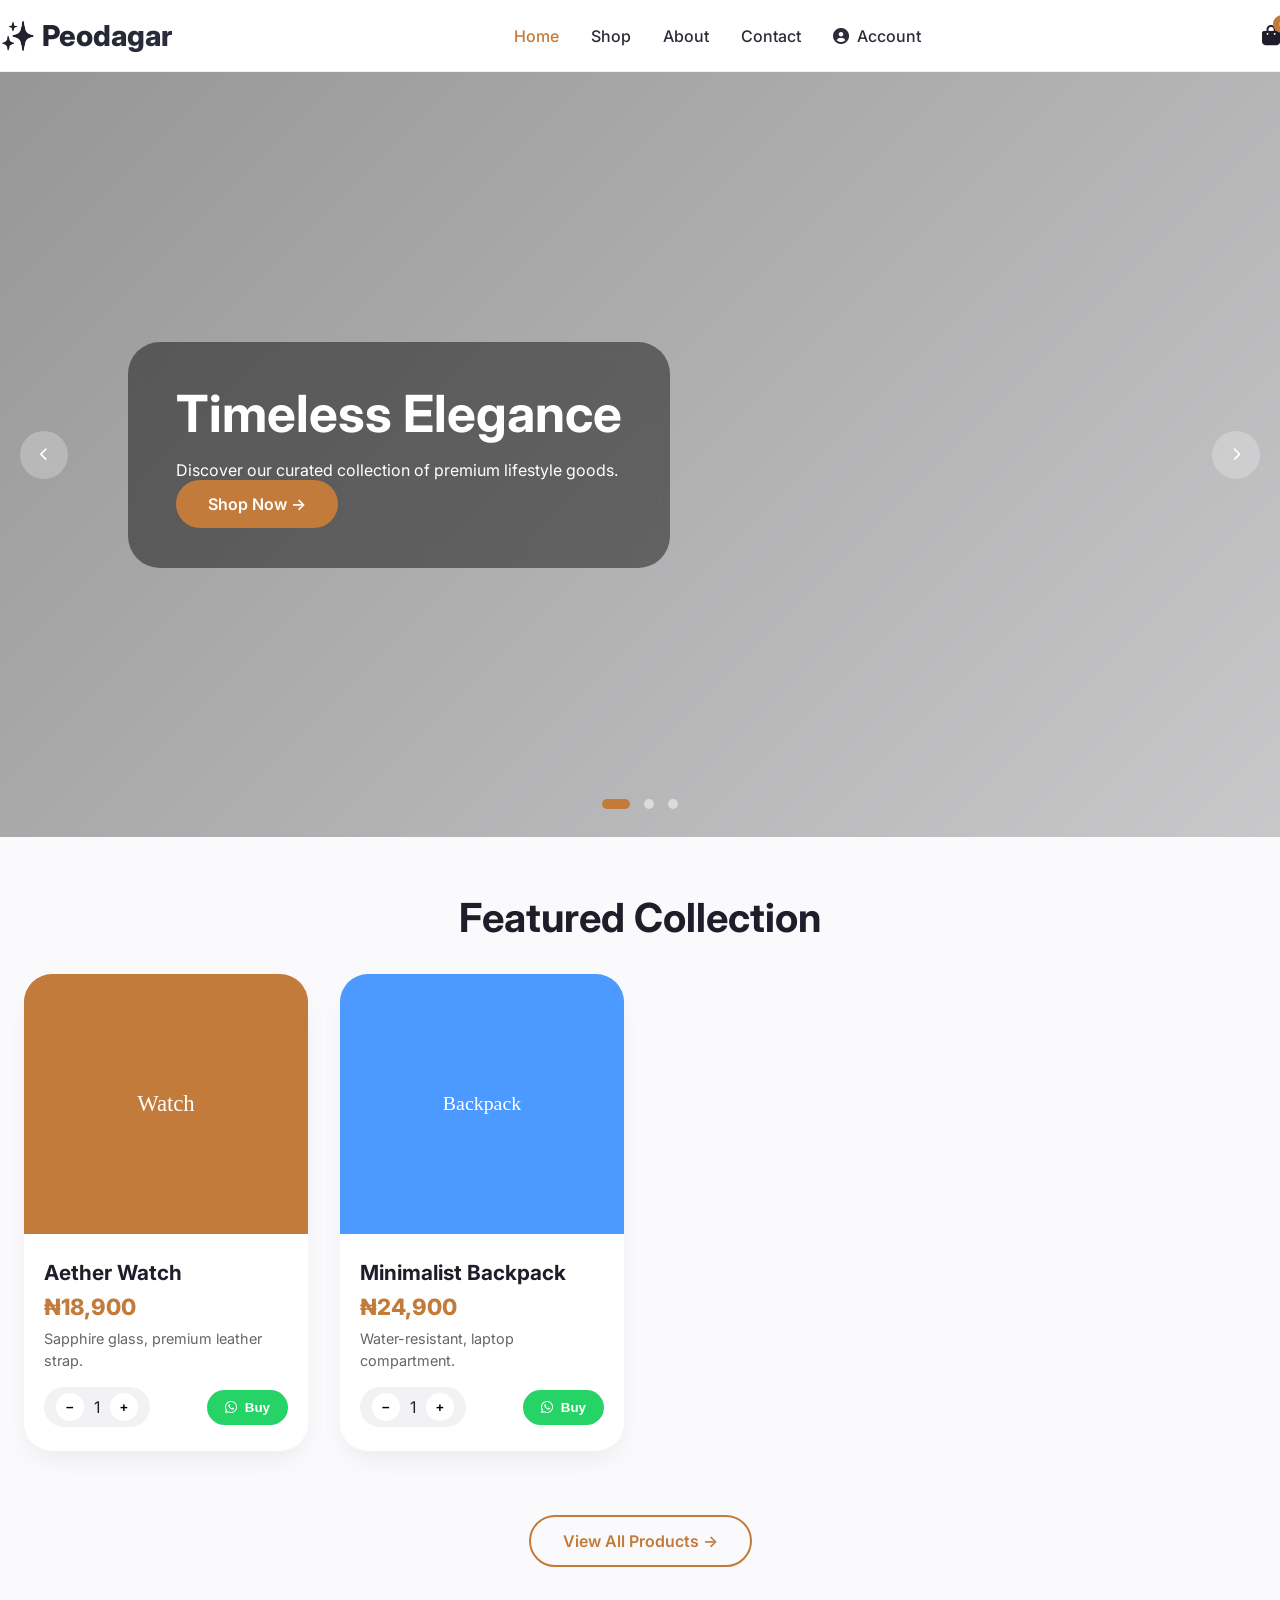
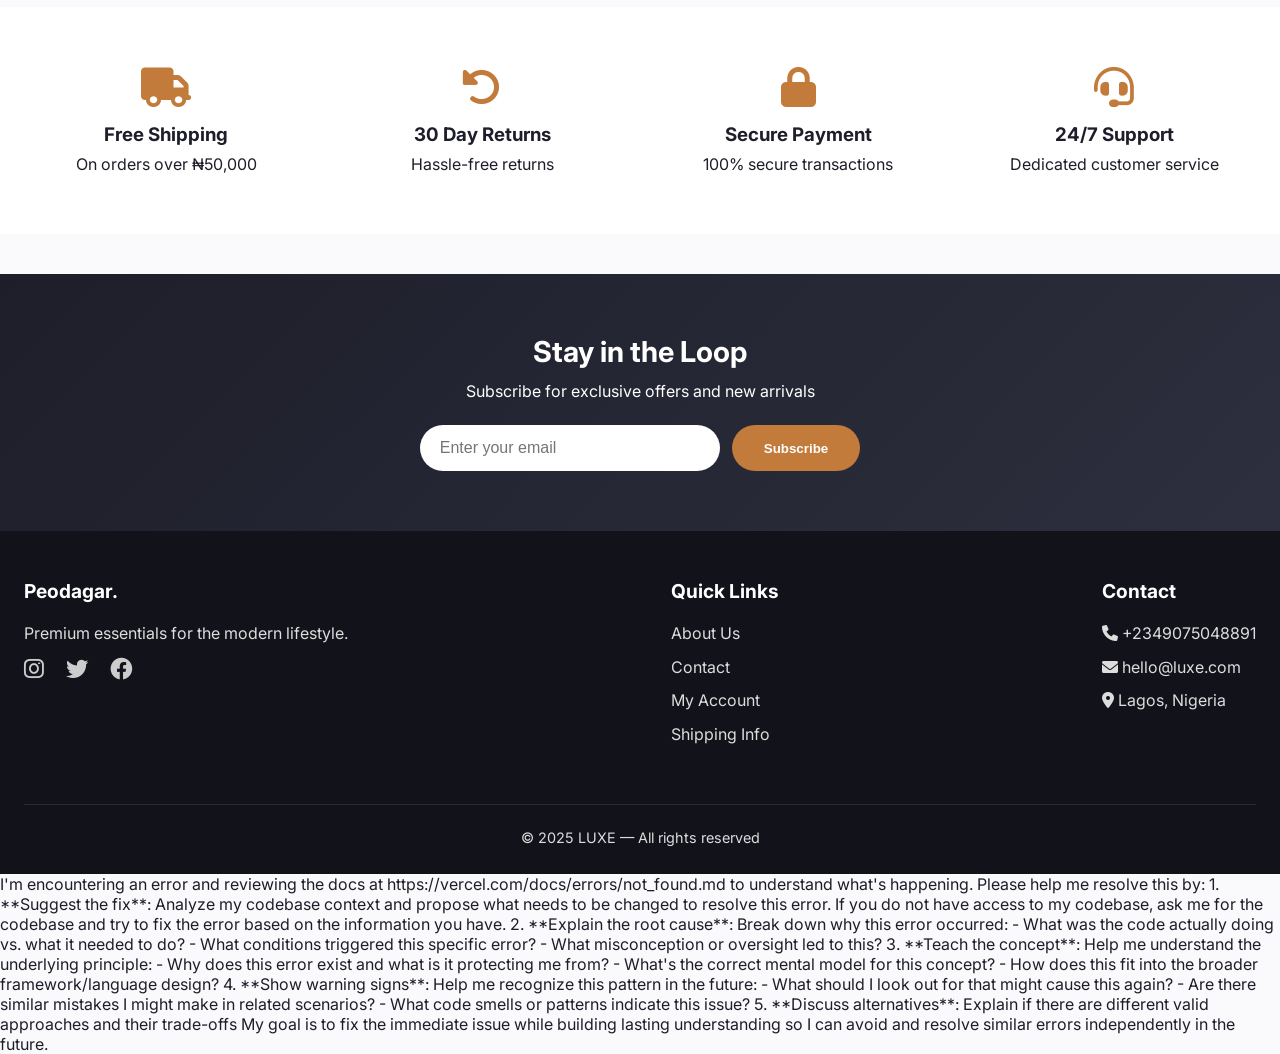
<file: commerce-main/index.html>
<!DOCTYPE html>
<html lang="en">
<head>
  <meta charset="UTF-8">
  <meta name="viewport" content="width=device-width, initial-scale=1.0">
  <title>Peodagar | Premium Lifestyle Store</title>
  <link rel="stylesheet" href="css/styles.css">
  <link href="https://fonts.googleapis.com/css2?family=Inter:opsz,wght@300;400;500;600;700;800&display=swap" rel="stylesheet">
  <link rel="stylesheet" href="https://cdnjs.cloudflare.com/ajax/libs/font-awesome/6.0.0-beta3/css/all.min.css">
  <style>
    .product-img {
      width: 100%;
      height: 260px;
      object-fit: cover;
      background: #f5f5f7;
    }
    #accountLink {
      display: flex;
      align-items: center;
      gap: 8px;
    }
    .user-avatar-small {
      width: 28px;
      height: 28px;
      background: #c27b3a;
      border-radius: 50%;
      display: inline-flex;
      align-items: center;
      justify-content: center;
      color: white;
      font-size: 0.8rem;
      font-weight: bold;
    }
  </style>
</head>
<body>
  <header class="header">
    <nav class="nav-bar container">
      <div class="logo">✨ Peodagar</div>
      <div class="nav-toggle" id="navToggle">
        <i class="fas fa-bars"></i>
      </div>
      <ul class="nav-links" id="navLinks">
        <li><a href="index.html" class="active">Home</a></li>
        <li><a href="./html/shop.html">Shop</a></li>
        <li><a href="./html/about.html">About</a></li>
        <li><a href="./html/contact.html">Contact</a></li>
        <li><a href="./html/account.html" id="accountLink">
          <i class="fas fa-user-circle"></i> 
          <span id="accountText">Account</span>
        </a></li>
      </ul>
      <div class="cart-icon">
        <i class="fas fa-shopping-bag"></i>
        <span class="cart-count" id="cartCount">0</span>
      </div>
    </nav>
  </header>

  <!-- Hero Slider -->
  <section class="hero-section">
    <div class="slider-container" id="heroSlider">
      <div class="slide active" style="background-image: linear-gradient(135deg, rgba(0,0,0,0.4), rgba(0,0,0,0.2)), url('https://images.unsplash.com/photo-1441986300917-64674bd600d8?w=1920&h=1080&fit=crop');">
        <div class="slide-content">
          <h2>Timeless Elegance</h2>
          <p>Discover our curated collection of premium lifestyle goods.</p>
          <a href="./html/shop.html" class="btn-primary">Shop Now →</a>
        </div>
      </div>
      <div class="slide" style="background-image: linear-gradient(135deg, rgba(0,0,0,0.4), rgba(0,0,0,0.2)), url('https://images.unsplash.com/photo-1483985988355-763728e1935b?w=1920&h=1080&fit=crop');">
        <div class="slide-content">
          <h2>Modern Minimalism</h2>
          <p>Where function meets form — luxury redefined.</p>
          <a href="./html/shop.html" class="btn-primary">Shop Now →</a>
        </div>
      </div>
      <div class="slide" style="background-image: linear-gradient(135deg, rgba(0,0,0,0.4), rgba(0,0,0,0.2)), url('https://images.unsplash.com/photo-1523275335684-37898b6baf30?w=1920&h=1080&fit=crop');">
        <div class="slide-content">
          <h2>Artisan Craft</h2>
          <p>Handpicked designs that inspire confidence.</p>
          <a href="./html/shop.html" class="btn-primary">Shop Now →</a>
        </div>
      </div>
      <button class="slider-btn prev" id="prevSlide"><i class="fas fa-chevron-left"></i></button>
      <button class="slider-btn next" id="nextSlide"><i class="fas fa-chevron-right"></i></button>
      <div class="dots" id="dotsContainer"></div>
    </div>
  </section>

  <!-- Featured Products -->
  <main class="container">
    <h2 class="section-title fade-in">Featured Collection</h2>
    <div class="products-grid" id="featuredProducts"></div>
    <div class="view-all-container">
      <a href="./html/shop.html" class="btn-secondary">View All Products →</a>
    </div>
  </main>

  <!-- Features Section -->
  <section class="features-section">
    <div class="container">
      <div class="features-grid">
        <div class="feature-card">
          <i class="fas fa-truck"></i>
          <h3>Free Shipping</h3>
          <p>On orders over ₦50,000</p>
        </div>
        <div class="feature-card">
          <i class="fas fa-undo-alt"></i>
          <h3>30 Day Returns</h3>
          <p>Hassle-free returns</p>
        </div>
        <div class="feature-card">
          <i class="fas fa-lock"></i>
          <h3>Secure Payment</h3>
          <p>100% secure transactions</p>
        </div>
        <div class="feature-card">
          <i class="fas fa-headset"></i>
          <h3>24/7 Support</h3>
          <p>Dedicated customer service</p>
        </div>
      </div>
    </div>
  </section>

  <!-- Newsletter -->
  <section class="newsletter">
    <div class="container">
      <h3>Stay in the Loop</h3>
      <p>Subscribe for exclusive offers and new arrivals</p>
      <form class="newsletter-form" id="newsletterForm">
        <input type="email" placeholder="Enter your email" required>
        <button type="submit">Subscribe</button>
      </form>
    </div>
  </section>

  <footer class="footer">
    <div class="container">
      <div class="footer-content">
        <div class="footer-col">
          <h4>Peodagar.</h4>
          <p>Premium essentials for the modern lifestyle.</p>
          <div class="social-icons">
            <a href="#"><i class="fab fa-instagram"></i></a>
            <a href="#"><i class="fab fa-twitter"></i></a>
            <a href="#"><i class="fab fa-facebook"></i></a>
          </div>
        </div>
        <div class="footer-col">
          <h4>Quick Links</h4>
          <p><a href="./html/about.html">About Us</a></p>
          <p><a href="./html/contact.html">Contact</a></p>
          <p><a href="./html/account.html">My Account</a></p>
          <p><a href="#">Shipping Info</a></p>
        </div>
        <div class="footer-col">
          <h4>Contact</h4>
          <p><i class="fas fa-phone"></i> +2349075048891</p>
          <p><i class="fas fa-envelope"></i> hello@luxe.com</p>
          <p><i class="fas fa-map-marker-alt"></i> Lagos, Nigeria</p>
        </div>
      </div>
      <div class="footer-bottom">© 2025 LUXE — All rights reserved</div>
    </div>
  </footer>
  <!-- Hidden Admin Access (Only you know about this) -->
<div style="display: none;">
  <a href="admin/login.html" id="secretAdminLink">.</a>
</div>

<script>
  // Double-click the logo to go to admin (another secret method)
  document.querySelector('.logo')?.addEventListener('dblclick', function(e) {
    window.location.href = 'admin/login.html';
  });
</script>

  <script>
    // User Authentication System (must be loaded first)
    function getUserDatabase() {
      let users = localStorage.getItem('luxe_users');
      if (!users) {
        const defaultUsers = [
          { id: 1, name: "John Doe", email: "john@example.com", password: "password123", role: "customer", phone: "", address: "", createdAt: new Date().toISOString() },
          { id: 2, name: "Jane Smith", email: "jane@example.com", password: "password123", role: "customer", phone: "", address: "", createdAt: new Date().toISOString() }
        ];
        localStorage.setItem('luxe_users', JSON.stringify(defaultUsers));
        return defaultUsers;
      }
      return JSON.parse(users);
    }

    function getCurrentUser() {
      const userStr = localStorage.getItem('luxe_current_user');
      if (!userStr) return null;
      const user = JSON.parse(userStr);
      const loginTime = new Date(user.loginTime);
      const now = new Date();
      const hoursDiff = (now - loginTime) / (1000 * 60 * 60);
      if (hoursDiff > 24) {
        localStorage.removeItem('luxe_current_user');
        return null;
      }
      return user;
    }

    function updateAccountButton() {
      const user = getCurrentUser();
      const accountText = document.getElementById('accountText');
      if (user && accountText) {
        accountText.innerHTML = `<span class="user-avatar-small">${user.name.charAt(0)}</span> ${user.name.split(' ')[0]}`;
      } else if (accountText) {
        accountText.innerHTML = 'Account';
      }
    }

    // Mobile Navigation Toggle
    const navToggle = document.getElementById('navToggle');
    const navLinks = document.getElementById('navLinks');
    if (navToggle) {
      navToggle.addEventListener('click', () => {
        navLinks.classList.toggle('active');
      });
    }

    // WhatsApp Configuration
    const WHATSAPP_NUMBER = '2347088028747';

    // Hero Slider Functionality
    let currentSlide = 0;
    let autoInterval;
    const slides = document.querySelectorAll('.slide');
    const prevBtn = document.getElementById('prevSlide');
    const nextBtn = document.getElementById('nextSlide');
    const dotsContainer = document.getElementById('dotsContainer');

    function updateSlides() {
      slides.forEach((slide, idx) => {
        slide.classList.toggle('active', idx === currentSlide);
      });
      updateDots();
    }

    function updateDots() {
      const dots = document.querySelectorAll('.dot');
      dots.forEach((dot, idx) => {
        dot.classList.toggle('active-dot', idx === currentSlide);
      });
    }

    function nextSlide() {
      currentSlide = (currentSlide + 1) % slides.length;
      updateSlides();
      resetAutoPlay();
    }

    function prevSlideFunc() {
      currentSlide = (currentSlide - 1 + slides.length) % slides.length;
      updateSlides();
      resetAutoPlay();
    }

    function resetAutoPlay() {
      if (autoInterval) clearInterval(autoInterval);
      autoInterval = setInterval(nextSlide, 5000);
    }

    if (prevBtn && nextBtn && slides.length) {
      if (dotsContainer) {
        slides.forEach((_, idx) => {
          const dot = document.createElement('div');
          dot.classList.add('dot');
          dot.addEventListener('click', () => {
            currentSlide = idx;
            updateSlides();
            resetAutoPlay();
          });
          dotsContainer.appendChild(dot);
        });
      }
      prevBtn.addEventListener('click', prevSlideFunc);
      nextBtn.addEventListener('click', nextSlide);
      updateSlides();
      resetAutoPlay();
      
      let touchStartX = 0;
      const sliderContainer = document.getElementById('heroSlider');
      if (sliderContainer) {
        sliderContainer.addEventListener('touchstart', (e) => { 
          touchStartX = e.changedTouches[0].screenX; 
        });
        sliderContainer.addEventListener('touchend', (e) => {
          const diff = e.changedTouches[0].screenX - touchStartX;
          if (Math.abs(diff) > 50) {
            diff > 0 ? prevSlideFunc() : nextSlide();
            resetAutoPlay();
          }
        });
      }
    }

    // Get products from localStorage
    function getProducts() {
      const products = localStorage.getItem('products');
      if (products) {
        return JSON.parse(products);
      }
      return [
        { id: 1, name: "Aether Watch", price: 18900, description: "Sapphire glass, premium leather strap.", category: "Accessories", image: "data:image/svg+xml,%3Csvg xmlns='http://www.w3.org/2000/svg' width='200' height='200' viewBox='0 0 200 200'%3E%3Crect width='200' height='200' fill='%23c27b3a'/%3E%3Ctext x='50%25' y='50%25' text-anchor='middle' dy='.3em' fill='white' font-size='16'%3EWatch%3C/text%3E%3C/svg%3E" },
        { id: 2, name: "Minimalist Backpack", price: 24900, description: "Water-resistant, laptop compartment.", category: "Accessories", image: "data:image/svg+xml,%3Csvg xmlns='http://www.w3.org/2000/svg' width='200' height='200' viewBox='0 0 200 200'%3E%3Crect width='200' height='200' fill='%234c9aff'/%3E%3Ctext x='50%25' y='50%25' text-anchor='middle' dy='.3em' fill='white' font-size='14'%3EBackpack%3C/text%3E%3C/svg%3E" }
      ];
    }

    function escapeHtml(text) {
      if (!text) return '';
      const div = document.createElement('div');
      div.textContent = text;
      return div.innerHTML;
    }

    // Load Featured Products
    function loadFeaturedProducts() {
      const products = getProducts();
      const featuredGrid = document.getElementById('featuredProducts');
      
      if (featuredGrid) {
        const featuredProducts = products.slice(0, 6);
        
        if (featuredProducts.length === 0) {
          featuredGrid.innerHTML = '<div style="text-align:center; padding:60px;">No products available.</div>';
          return;
        }
        
        featuredGrid.innerHTML = featuredProducts.map(product => `
          <div class="product-card fade-in">
            <img class="product-img" src="${product.image}" alt="${escapeHtml(product.name)}" loading="lazy" onerror="this.src='data:image/svg+xml,%3Csvg xmlns=\'http://www.w3.org/2000/svg\' width=\'200\' height=\'200\' viewBox=\'0 0 200 200\'%3E%3Crect width=\'200\' height=\'200\' fill=\'%23ccc\'/%3E%3Ctext x=\'50%25\' y=\'50%25\' text-anchor=\'middle\' dy=\'.3em\' fill=\'white\' font-size=\'14\'%3ENo Image%3C/text%3E%3C/svg%3E'">
            <div class="product-info">
              <div class="product-name">${escapeHtml(product.name)}</div>
              <div class="product-price">₦${product.price.toLocaleString()}</div>
              <div class="product-desc">${escapeHtml(product.description.substring(0, 60))}${product.description.length > 60 ? '...' : ''}</div>
              <div class="whatsapp-row">
                <div class="qty-selector">
                  <button class="qty-minus" data-id="${product.id}">−</button>
                  <span class="qty-val" data-id="${product.id}">1</span>
                  <button class="qty-plus" data-id="${product.id}">+</button>
                </div>
                <button class="btn-wa buy-wa" data-id="${product.id}" data-name="${escapeHtml(product.name)}" data-price="${product.price}">
                  <i class="fab fa-whatsapp"></i> Buy
                </button>
              </div>
            </div>
          </div>
        `).join('');
        
        attachWhatsAppHandlers();
      }
    }

    function attachWhatsAppHandlers() {
      document.querySelectorAll('.qty-minus').forEach(btn => {
        btn.onclick = (e) => {
          e.stopPropagation();
          const id = btn.dataset.id;
          const span = document.querySelector(`.qty-val[data-id="${id}"]`);
          if (span) {
            let val = parseInt(span.innerText);
            if (val > 1) span.innerText = val - 1;
          }
        };
      });
      
      document.querySelectorAll('.qty-plus').forEach(btn => {
        btn.onclick = (e) => {
          e.stopPropagation();
          const id = btn.dataset.id;
          const span = document.querySelector(`.qty-val[data-id="${id}"]`);
          if (span) {
            let val = parseInt(span.innerText);
            span.innerText = val + 1;
          }
        };
      });
      
      document.querySelectorAll('.buy-wa').forEach(btn => {
        btn.onclick = () => {
          const name = btn.dataset.name;
          const price = parseInt(btn.dataset.price);
          const id = btn.dataset.id;
          const qtySpan = document.querySelector(`.qty-val[data-id="${id}"]`);
          const quantity = qtySpan ? parseInt(qtySpan.innerText) : 1;
          const message = `Hello! I'm interested in buying: ${name} (₦${price.toLocaleString()}) × ${quantity} unit(s). Please let me know how to proceed.`;
          const url = `https://wa.me/${WHATSAPP_NUMBER}?text=${encodeURIComponent(message)}`;
          window.open(url, '_blank');
        };
      });
    }

    // Update cart count
    function updateCartCount() {
      const cart = JSON.parse(localStorage.getItem('cart') || '[]');
      const count = cart.reduce((sum, item) => sum + item.quantity, 0);
      const cartCountEl = document.getElementById('cartCount');
      if (cartCountEl) cartCountEl.textContent = count;
    }

    // Newsletter Form
    const newsletterForm = document.getElementById('newsletterForm');
    if (newsletterForm) {
      newsletterForm.addEventListener('submit', (e) => {
        e.preventDefault();
        alert('Thanks for subscribing! You\'ll receive our latest updates.');
        newsletterForm.reset();
      });
    }

    // Intersection Observer
    const observer = new IntersectionObserver((entries) => {
      entries.forEach(entry => {
        if (entry.isIntersecting) entry.target.classList.add('visible');
      });
    }, { threshold: 0.1 });

    // Initialize
    document.addEventListener('DOMContentLoaded', () => {
      loadFeaturedProducts();
      updateCartCount();
      updateAccountButton();
      document.querySelectorAll('.fade-in').forEach(el => observer.observe(el));
    });

    // Secret admin access (Ctrl+Shift+A)
    document.addEventListener('keydown', (e) => {
      if (e.ctrlKey && e.shiftKey && e.key === 'A') {
        window.location.href = 'admin/login.html';
      }
    });
  </script>
</body>
</html>


I'm encountering an error and reviewing the docs at https://vercel.com/docs/errors/not_found.md to understand what's happening.

Please help me resolve this by:

1. **Suggest the fix**: Analyze my codebase context and propose what needs to be changed to resolve this error. If you do not have access to my codebase, ask me for the codebase and try to fix the error based on the information you have.
2. **Explain the root cause**: Break down why this error occurred:
   - What was the code actually doing vs. what it needed to do?
   - What conditions triggered this specific error?
   - What misconception or oversight led to this?
3. **Teach the concept**: Help me understand the underlying principle:
   - Why does this error exist and what is it protecting me from?
   - What's the correct mental model for this concept?
   - How does this fit into the broader framework/language design?
4. **Show warning signs**: Help me recognize this pattern in the future:
   - What should I look out for that might cause this again?
   - Are there similar mistakes I might make in related scenarios?
   - What code smells or patterns indicate this issue?
5. **Discuss alternatives**: Explain if there are different valid approaches and their trade-offs

My goal is to fix the immediate issue while building lasting understanding so I can avoid and resolve similar errors independently in the future.
</file>
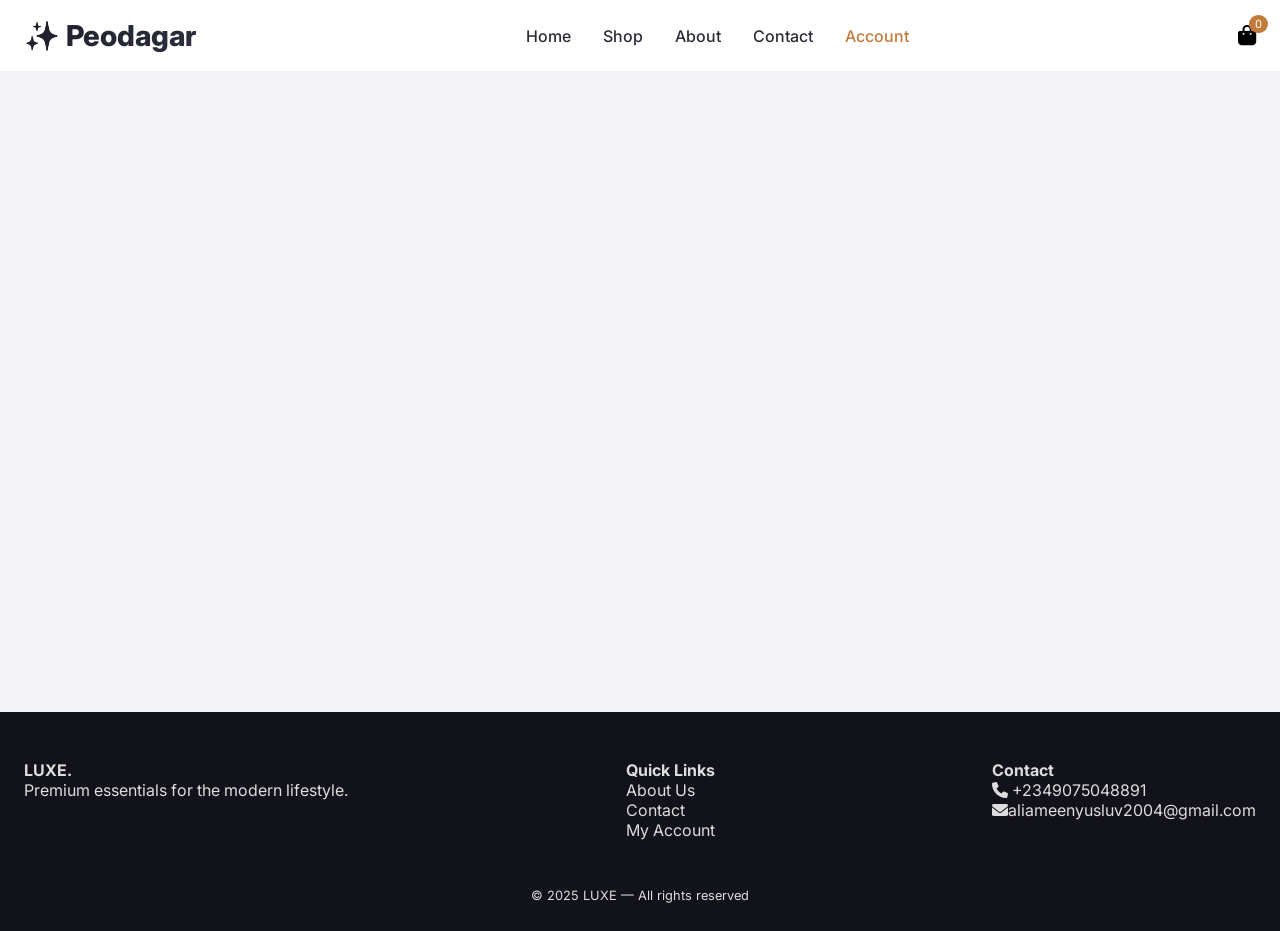
<file: commerce-main/account.html>
<!DOCTYPE html>
<html lang="en">
<head>
  <meta charset="UTF-8">
  <meta name="viewport" content="width=device-width, initial-scale=1.0">
  <title>My Account | Peodagar</title>
  <link href="https://fonts.googleapis.com/css2?family=Inter:wght@300;400;500;600;700;800&display=swap" rel="stylesheet">
  <link rel="stylesheet" href="https://cdnjs.cloudflare.com/ajax/libs/font-awesome/6.0.0-beta3/css/all.min.css">
  <style>
    * {
      margin: 0;
      padding: 0;
      box-sizing: border-box;
    }

    body {
      font-family: 'Inter', sans-serif;
      background: #f5f5f7;
    }

    /* Header Styles */
    .header {
      background: rgba(255, 255, 255, 0.95);
      backdrop-filter: blur(12px);
      position: sticky;
      top: 0;
      z-index: 100;
      border-bottom: 1px solid rgba(0, 0, 0, 0.05);
    }

    .nav-bar {
      display: flex;
      justify-content: space-between;
      align-items: center;
      padding: 18px 24px;
      max-width: 1280px;
      margin: 0 auto;
    }

    .logo {
      font-size: 1.8rem;
      font-weight: 800;
      background: linear-gradient(135deg, #1e1e2a, #2d2f3e);
      -webkit-background-clip: text;
      background-clip: text;
      color: transparent;
      text-decoration: none;
    }

    .nav-links {
      display: flex;
      gap: 32px;
      list-style: none;
    }

    .nav-links a {
      text-decoration: none;
      font-weight: 500;
      color: #2c2c38;
      transition: 0.2s;
    }

    .nav-links a:hover, .nav-links a.active {
      color: #c27b3a;
    }

    .cart-icon {
      position: relative;
      cursor: pointer;
      font-size: 1.3rem;
    }

    .cart-count {
      position: absolute;
      top: -8px;
      right: -12px;
      background: #c27b3a;
      color: white;
      font-size: 0.7rem;
      padding: 2px 6px;
      border-radius: 20px;
    }

    .nav-toggle {
      display: none;
      font-size: 1.5rem;
      cursor: pointer;
    }

    /* Account Container */
    .account-container {
      max-width: 1200px;
      margin: 40px auto;
      padding: 0 24px;
      min-height: 60vh;
    }

    /* Auth Modal */
    .auth-modal {
      display: none;
      position: fixed;
      top: 0;
      left: 0;
      width: 100%;
      height: 100%;
      background: rgba(0, 0, 0, 0.5);
      align-items: center;
      justify-content: center;
      z-index: 1000;
    }

    .auth-modal.active {
      display: flex;
    }

    .auth-card {
      background: white;
      padding: 40px;
      border-radius: 28px;
      max-width: 450px;
      width: 90%;
      box-shadow: 0 25px 50px -12px rgba(0, 0, 0, 0.25);
    }

    .auth-card h2 {
      text-align: center;
      margin-bottom: 8px;
      font-size: 1.8rem;
    }

    .auth-card p {
      text-align: center;
      color: #666;
      margin-bottom: 32px;
    }

    .form-group {
      margin-bottom: 20px;
    }

    .form-group label {
      display: block;
      margin-bottom: 8px;
      font-weight: 500;
      color: #333;
    }

    .form-group input,
    .form-group textarea {
      width: 100%;
      padding: 14px;
      border: 2px solid #e0e0e0;
      border-radius: 12px;
      font-size: 1rem;
      transition: 0.2s;
    }

    .form-group input:focus,
    .form-group textarea:focus {
      border-color: #c27b3a;
      outline: none;
    }

    .auth-btn {
      width: 100%;
      padding: 14px;
      background: #c27b3a;
      color: white;
      border: none;
      border-radius: 12px;
      font-weight: 600;
      font-size: 1rem;
      cursor: pointer;
      transition: 0.2s;
      margin-top: 16px;
    }

    .auth-btn:hover {
      background: #a5622c;
    }

    .auth-toggle {
      text-align: center;
      margin-top: 24px;
      color: #c27b3a;
      cursor: pointer;
    }

    .error-message {
      background: #fee;
      color: #c33;
      padding: 12px;
      border-radius: 12px;
      margin-bottom: 20px;
      display: none;
      font-size: 0.9rem;
    }

    .success-message {
      background: #d4edda;
      color: #155724;
      padding: 12px;
      border-radius: 12px;
      margin-bottom: 20px;
      display: none;
    }

    /* User Dashboard */
    .dashboard-header {
      display: flex;
      justify-content: space-between;
      align-items: center;
      margin-bottom: 40px;
      padding-bottom: 20px;
      border-bottom: 2px solid #e0e0e0;
    }

    .welcome-badge {
      background: #c27b3a;
      color: white;
      padding: 8px 20px;
      border-radius: 40px;
      font-size: 0.9rem;
    }

    .account-tabs {
      display: flex;
      gap: 12px;
      margin-bottom: 32px;
      border-bottom: 2px solid #e0e0e0;
      flex-wrap: wrap;
    }

    .account-tab {
      padding: 12px 24px;
      background: none;
      border: none;
      cursor: pointer;
      font-weight: 500;
      transition: 0.2s;
      font-size: 1rem;
    }

    .account-tab.active {
      color: #c27b3a;
      border-bottom: 2px solid #c27b3a;
    }

    .tab-content {
      background: white;
      border-radius: 24px;
      padding: 32px;
      min-height: 400px;
    }

    .orders-grid {
      display: grid;
      gap: 20px;
    }

    .order-card {
      background: #f8f9fa;
      border-radius: 16px;
      padding: 20px;
      border: 1px solid #e0e0e0;
    }

    .status-badge {
      padding: 4px 12px;
      border-radius: 20px;
      font-size: 0.75rem;
      font-weight: 500;
      display: inline-block;
    }

    .status-pending { background: #fff3cd; color: #856404; }
    .status-shipped { background: #d1ecf1; color: #0c5460; }
    .status-delivered { background: #d4edda; color: #155724; }

    .profile-form {
      max-width: 500px;
    }

    .profile-form input,
    .profile-form textarea {
      width: 100%;
      padding: 12px;
      margin-bottom: 16px;
      border: 2px solid #e0e0e0;
      border-radius: 12px;
    }

    .login-prompt {
      text-align: center;
      padding: 60px;
      background: white;
      border-radius: 24px;
    }

    .login-prompt i {
      font-size: 64px;
      color: #c27b3a;
      margin-bottom: 20px;
    }

    /* Footer */
    .footer {
      background: #12121a;
      color: #dddddd;
      padding: 48px 0 28px;
      margin-top: 60px;
    }

    .footer-content {
      max-width: 1280px;
      margin: 0 auto;
      padding: 0 24px;
      display: flex;
      justify-content: space-between;
      flex-wrap: wrap;
      gap: 32px;
    }

    @media (max-width: 768px) {
      .nav-toggle {
        display: block;
      }
      .nav-links {
        display: none;
        width: 100%;
        flex-direction: column;
        text-align: center;
        padding: 20px 0;
      }
      .nav-links.active {
        display: flex;
      }
      .account-tabs {
        gap: 8px;
      }
      .account-tab {
        padding: 8px 16px;
        font-size: 0.9rem;
      }
    }
  </style>
</head>
<body>
  <header class="header">
    <nav class="nav-bar">
      <a href="index.html" class="logo">✨ Peodagar</a>
      <div class="nav-toggle" id="navToggle">
        <i class="fas fa-bars"></i>
      </div>
      <ul class="nav-links" id="navLinks">
        <li><a href="index.html">Home</a></li>
        <li><a href="shop.html">Shop</a></li>
        <li><a href="about.html">About</a></li>
        <li><a href="contact.html">Contact</a></li>
        <li><a href="account.html" class="active">Account</a></li>
      </ul>
      <div class="cart-icon">
        <i class="fas fa-shopping-bag"></i>
        <span class="cart-count" id="cartCount">0</span>
      </div>
    </nav>
  </header>

  <div class="account-container" id="accountContainer">
    <!-- Dynamic content loads here -->
  </div>

  <!-- Auth Modal -->
  <div id="authModal" class="auth-modal">
    <div class="auth-card">
      <h2 id="authTitle">Login</h2>
      <p id="authSubtitle">Welcome back! Please login to your account</p>
      <div id="authError" class="error-message"></div>
      <form id="authForm">
        <div id="signupFields" style="display: none;">
          <div class="form-group">
            <label>Full Name</label>
            <input type="text" id="signupName" placeholder="Enter your full name">
          </div>
          <div class="form-group">
            <label>Phone Number (Optional)</label>
            <input type="tel" id="signupPhone" placeholder="+234 XXX XXX XXX">
          </div>
        </div>
        <div class="form-group">
          <label>Email Address</label>
          <input type="email" id="authEmail" placeholder="hello@example.com" required>
        </div>
        <div class="form-group">
          <label>Password</label>
          <input type="password" id="authPassword" placeholder="Enter your password" required>
        </div>
        <button type="submit" class="auth-btn" id="authSubmitBtn">Login</button>
      </form>
      <div class="auth-toggle" id="authToggle">Don't have an account? Sign up</div>
    </div>
  </div>

  <footer class="footer">
    <div class="footer-content">
      <div class="footer-col">
        <h4>LUXE.</h4>
        <p>Premium essentials for the modern lifestyle.</p>
      </div>
      <div class="footer-col">
        <h4>Quick Links</h4>
        <p><a href="about.html" style="color:#ddd; text-decoration:none;">About Us</a></p>
        <p><a href="contact.html" style="color:#ddd; text-decoration:none;">Contact</a></p>
        <p><a href="account.html" style="color:#ddd; text-decoration:none;">My Account</a></p>
      </div>
      <div class="footer-col">
        <h4>Contact</h4>
        <p><i class="fas fa-phone"></i> +2349075048891</p>
        <p><i class="fas fa-envelope"></i>aliameenyusluv2004@gmail.com</p>
      </div>
    </div>
    <div style="text-align: center; margin-top: 48px; font-size: 0.8rem;">© 2025 LUXE — All rights reserved</div>
  </footer>

  <script src="js/supabase-client.js"></script>
  <script>
    // Mobile Navigation Toggle
    const navToggle = document.getElementById('navToggle');
    const navLinks = document.getElementById('navLinks');
    if (navToggle) {
      navToggle.addEventListener('click', () => {
        navLinks.classList.toggle('active');
      });
    }

    let isLoginMode = true;
    let currentUser = null;

    // Check if user is logged in
    async function checkAuth() {
      currentUser = await window.luxeAuth.getCurrentUser();
      const container = document.getElementById('accountContainer');
      
      if (!currentUser) {
        // Show login prompt
        container.innerHTML = `
          <div class="login-prompt">
            <i class="fas fa-user-circle"></i>
            <h2 style="margin: 20px 0;">Welcome to Your Account</h2>
            <p style="margin-bottom: 24px; color: #666;">Login to view orders, manage your profile, and more</p>
            <button class="auth-btn" id="showLoginBtn" style="width: auto; padding: 12px 32px;">Login / Sign Up</button>
          </div>
        `;
        document.getElementById('showLoginBtn')?.addEventListener('click', () => {
          showAuthModal();
        });
      } else {
        // Show user dashboard
        renderUserDashboard();
      }
    }

    // Show auth modal
    function showAuthModal() {
      const modal = document.getElementById('authModal');
      modal.classList.add('active');
    }

    // Render user dashboard
    function renderUserDashboard() {
      const container = document.getElementById('accountContainer');
      container.innerHTML = `
        <div class="dashboard-header">
          <div>
            <h1>My Account</h1>
            <p>Welcome back, ${escapeHtml(currentUser.name)}!</p>
          </div>
          <div class="welcome-badge">
            <i class="fas fa-star"></i> ${currentUser.role === 'customer' ? 'Customer' : 'Premium Member'}
          </div>
        </div>
        <div class="account-tabs">
          <button class="account-tab active" data-tab="orders">📦 My Orders</button>
          <button class="account-tab" data-tab="profile">👤 Profile Settings</button>
          <button class="account-tab" id="logoutBtn">🚪 Logout</button>
        </div>
        <div id="tabContent" class="tab-content"></div>
      `;
      
      // Load orders tab by default
      loadOrdersTab();
      
      // Tab switching
      document.querySelectorAll('.account-tab').forEach(tab => {
        tab.addEventListener('click', async () => {
          if (tab.id === 'logoutBtn') {
            await window.luxeAuth.logoutUser();
            location.reload();
            return;
          }
          document.querySelectorAll('.account-tab').forEach(t => t.classList.remove('active'));
          tab.classList.add('active');
          const tabName = tab.dataset.tab;
          if (tabName === 'orders') loadOrdersTab();
          else if (tabName === 'profile') loadProfileTab();
        });
      });
    }

    // Load orders tab
    async function loadOrdersTab() {
      const orders = await window.luxeAuth.getUserOrders();
      const content = document.getElementById('tabContent');
      
      if (orders.length === 0) {
        content.innerHTML = `
          <div style="text-align: center; padding: 40px;">
            <i class="fas fa-shopping-bag" style="font-size: 48px; color: #ccc; margin-bottom: 16px; display: block;"></i>
            <p>You haven't placed any orders yet.</p>
            <a href="shop.html" class="auth-btn" style="display: inline-block; width: auto; margin-top: 20px; padding: 12px 32px;">Start Shopping →</a>
          </div>
        `;
      } else {
        content.innerHTML = `
          <div class="orders-grid">
            ${orders.map(order => `
              <div class="order-card">
                <div style="display: flex; justify-content: space-between; align-items: center; flex-wrap: wrap; gap: 10px;">
                  <div>
                    <strong style="font-size: 1.1rem;">Order #${order.id}</strong>
                    <br>
                    <small>${new Date(order.date).toLocaleDateString()}</small>
                  </div>
                  <span class="status-badge status-${order.status}">${order.status.toUpperCase()}</span>
                </div>
                <div style="margin-top: 16px;">
                  <p><strong>Items:</strong> ${order.items.map(i => `${i.name} (x${i.quantity})`).join(', ')}</p>
                  <p><strong>Total:</strong> <span style="color: #c27b3a; font-weight: 600;">₦${order.total.toLocaleString()}</span></p>
                </div>
              </div>
            `).join('')}
          </div>
        `;
      }
    }

    // Load profile tab
    async function loadProfileTab() {
      const content = document.getElementById('tabContent');
      content.innerHTML = `
        <div class="profile-form">
          <h3 style="margin-bottom: 24px;">Edit Profile</h3>
          <form id="profileForm">
            <div class="form-group">
              <label>Full Name</label>
              <input type="text" id="profileName" value="${escapeHtml(currentUser.name)}" required>
            </div>
            <div class="form-group">
              <label>Email Address</label>
              <input type="email" id="profileEmail" value="${escapeHtml(currentUser.email)}" disabled>
            </div>
            <div class="form-group">
              <label>Phone Number</label>
              <input type="tel" id="profilePhone" value="${escapeHtml(currentUser.phone || '')}" placeholder="Enter your phone number">
            </div>
            <div class="form-group">
              <label>Shipping Address</label>
              <textarea id="profileAddress" rows="3" placeholder="Enter your full address">${escapeHtml(currentUser.address || '')}</textarea>
            </div>
            <button type="submit" class="auth-btn" style="margin-top: 0;">Save Changes</button>
          </form>
        </div>
      `;
      
      document.getElementById('profileForm').addEventListener('submit', async (e) => {
        e.preventDefault();
        const updatedData = {
          name: document.getElementById('profileName').value,
          phone: document.getElementById('profilePhone').value,
          address: document.getElementById('profileAddress').value
        };
        
        try {
          await window.luxeAuth.updateUserProfile(updatedData);
          currentUser = await window.luxeAuth.getCurrentUser();
          alert('Profile updated successfully!');
          renderUserDashboard();
        } catch (error) {
          alert('Error updating profile: ' + error.message);
        }
      });
    }

    // Escape HTML
    function escapeHtml(text) {
      if (!text) return '';
      const div = document.createElement('div');
      div.textContent = text;
      return div.innerHTML;
    }

    // Auth Modal Logic
    const authModal = document.getElementById('authModal');
    const authTitle = document.getElementById('authTitle');
    const authSubtitle = document.getElementById('authSubtitle');
    const authForm = document.getElementById('authForm');
    const authEmail = document.getElementById('authEmail');
    const authPassword = document.getElementById('authPassword');
    const signupFields = document.getElementById('signupFields');
    const signupName = document.getElementById('signupName');
    const authSubmitBtn = document.getElementById('authSubmitBtn');
    const authToggle = document.getElementById('authToggle');
    const authError = document.getElementById('authError');

    function showError(message) {
      authError.textContent = message;
      authError.style.display = 'block';
      setTimeout(() => {
        authError.style.display = 'none';
      }, 3000);
    }

    function showSuccess(message) {
      const successDiv = document.createElement('div');
      successDiv.className = 'success-message';
      successDiv.textContent = message;
      successDiv.style.cssText = 'background:#d4edda; color:#155724; padding:12px; border-radius:12px; margin-bottom:20px;';
      authForm.insertBefore(successDiv, authForm.firstChild);
      setTimeout(() => successDiv.remove(), 3000);
    }

    authToggle.addEventListener('click', () => {
      isLoginMode = !isLoginMode;
      if (isLoginMode) {
        authTitle.textContent = 'Login';
        authSubtitle.textContent = 'Welcome back! Please login to your account';
        signupFields.style.display = 'none';
        authSubmitBtn.textContent = 'Login';
        authToggle.textContent = "Don't have an account? Sign up";
      } else {
        authTitle.textContent = 'Sign Up';
        authSubtitle.textContent = 'Create an account to get started';
        signupFields.style.display = 'block';
        authSubmitBtn.textContent = 'Sign Up';
        authToggle.textContent = 'Already have an account? Login';
      }
    });

    authForm.addEventListener('submit', async (e) => {
      e.preventDefault();
      const email = authEmail.value.trim();
      const password = authPassword.value;
      
      if (!email || !password) {
        showError('Please fill in all required fields');
        return;
      }
      
      try {
        if (isLoginMode) {
          // Login
          await window.luxeAuth.loginUser(email, password);
          showSuccess('Login successful!');
          setTimeout(() => {
            authModal.classList.remove('active');
            location.reload();
          }, 1000);
        } else {
          // Signup
          const name = signupName.value.trim();
          if (!name) {
            showError('Please enter your full name');
            return;
          }
          await window.luxeAuth.registerUser({
            name: name,
            email: email,
            password: password,
            phone: document.getElementById('signupPhone').value
          });
          showSuccess('Account created successfully!');
          setTimeout(() => {
            authModal.classList.remove('active');
            location.reload();
          }, 1000);
        }
      } catch (error) {
        showError(error.message);
      }
    });

    // Close modal when clicking outside
    window.onclick = (e) => {
      if (e.target === authModal) {
        authModal.classList.remove('active');
      }
    };

    // Update cart count
    function updateCartCount() {
      const cart = JSON.parse(localStorage.getItem('cart') || '[]');
      const count = cart.reduce((sum, item) => sum + item.quantity, 0);
      const cartCountEl = document.getElementById('cartCount');
      if (cartCountEl) cartCountEl.textContent = count;
    }

    // Initialize
    checkAuth();
    updateCartCount();

    // Secret admin access
    document.addEventListener('keydown', (e) => {
      if (e.ctrlKey && e.shiftKey && e.key === 'A') {
        window.location.href = 'admin/login.html';
      }
    });
  </script>
</body>
</html>
</file>
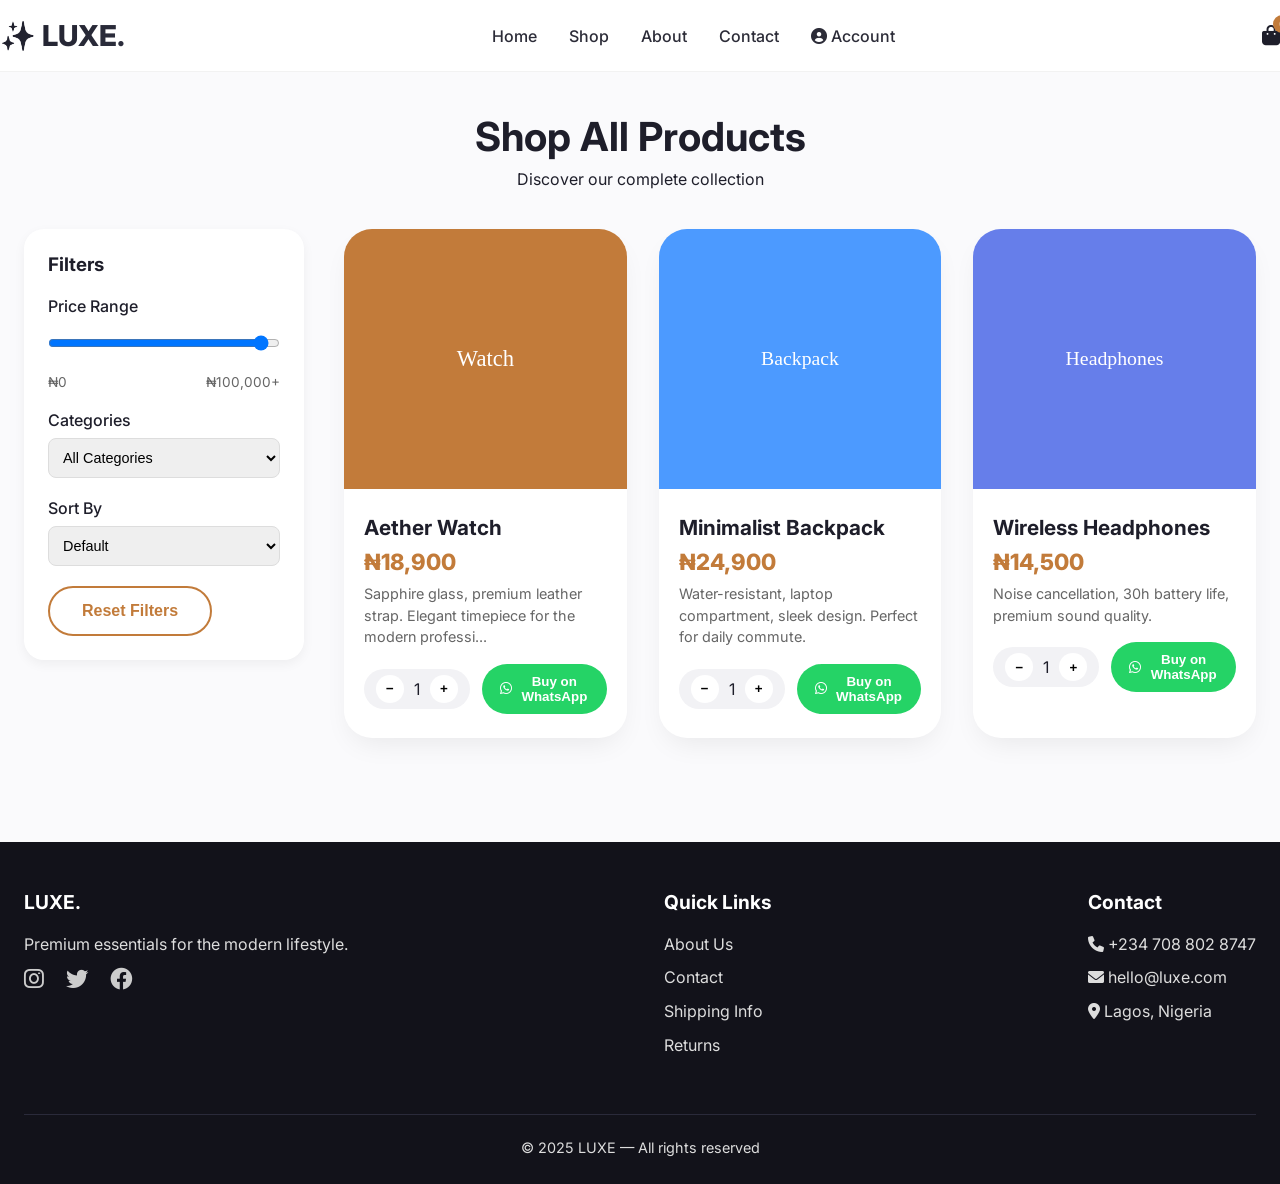
<file: commerce-main/shop.html>
<!DOCTYPE html>
<html lang="en">
<head>
  <meta charset="UTF-8">
  <meta name="viewport" content="width=device-width, initial-scale=1.0">
  <title>Shop | LUXE - All Products</title>
  <link rel="stylesheet" href="css/styles.css">
  <link href="https://fonts.googleapis.com/css2?family=Inter:opsz,wght@300;400;500;600;700;800&display=swap" rel="stylesheet">
  <link rel="stylesheet" href="https://cdnjs.cloudflare.com/ajax/libs/font-awesome/6.0.0-beta3/css/all.min.css">
  <style>
    .product-img {
      width: 100%;
      height: 260px;
      object-fit: cover;
      background: #f5f5f7;
    }
    .no-products {
      text-align: center;
      padding: 60px;
      color: #999;
      grid-column: 1 / -1;
    }
    .price-value {
      font-size: 0.9rem;
      color: #c27b3a;
      font-weight: 600;
    }
  </style>
</head>
<body>
  <header class="header">
    <nav class="nav-bar container">
      <div class="logo">✨ LUXE.</div>
      <div class="nav-toggle" id="navToggle">
        <i class="fas fa-bars"></i>
      </div>
      <ul class="nav-links" id="navLinks">
        <li><a href="index.html">Home</a></li>
        <li><a href="shop.html">Shop</a></li>
        <li><a href="about.html">About</a></li>
        <li><a href="contact.html">Contact</a></li>
        <li><a href="account.html" id="accountLink">
    <i class="fas fa-user-circle"></i> 
    <span id="accountText">Account</span>
  </a></li>
</ul>
      <div class="cart-icon">
        <i class="fas fa-shopping-bag"></i>
        <span class="cart-count" id="cartCount">0</span>
      </div>
    </nav>
  </header>

  <main class="container">
    <div class="page-header">
      <h1>Shop All Products</h1>
      <p>Discover our complete collection</p>
    </div>

    <div class="shop-layout">
      <aside class="filters-sidebar">
        <h3>Filters</h3>
        <div class="filter-group">
          <label>Price Range</label>
          <input type="range" id="priceFilter" min="0" max="100000" step="1000" value="100000">
          <div class="price-range">
            <span>₦0</span>
            <span id="priceValue">₦100,000+</span>
          </div>
        </div>
        <div class="filter-group">
          <label>Categories</label>
          <select id="categoryFilter">
            <option value="all">All Categories</option>
            <option value="Accessories">Accessories</option>
            <option value="Electronics">Electronics</option>
            <option value="Home & Living">Home & Living</option>
            <option value="Fashion">Fashion</option>
          </select>
        </div>
        <div class="filter-group">
          <label>Sort By</label>
          <select id="sortFilter">
            <option value="default">Default</option>
            <option value="price-asc">Price: Low to High</option>
            <option value="price-desc">Price: High to Low</option>
            <option value="name-asc">Name: A to Z</option>
          </select>
        </div>
        <button class="btn-secondary" id="resetFilters">Reset Filters</button>
      </aside>

      <div class="products-grid" id="allProducts"></div>
    </div>
  </main>

  <footer class="footer">
    <div class="container">
      <div class="footer-content">
        <div class="footer-col">
          <h4>LUXE.</h4>
          <p>Premium essentials for the modern lifestyle.</p>
          <div class="social-icons">
            <a href="#"><i class="fab fa-instagram"></i></a>
            <a href="#"><i class="fab fa-twitter"></i></a>
            <a href="#"><i class="fab fa-facebook"></i></a>
          </div>
        </div>
        <div class="footer-col">
          <h4>Quick Links</h4>
          <p><a href="about.html">About Us</a></p>
          <p><a href="contact.html">Contact</a></p>
          <p><a href="#">Shipping Info</a></p>
          <p><a href="#">Returns</a></p>
        </div>
        <div class="footer-col">
          <h4>Contact</h4>
          <p><i class="fas fa-phone"></i> +234 708 802 8747</p>
          <p><i class="fas fa-envelope"></i> hello@luxe.com</p>
          <p><i class="fas fa-map-marker-alt"></i> Lagos, Nigeria</p>
        </div>
      </div>
      <div class="footer-bottom">© 2025 LUXE — All rights reserved</div>
    </div>
  </footer>

  <script>
    // Mobile Navigation Toggle
    const navToggle = document.getElementById('navToggle');
    const navLinks = document.getElementById('navLinks');

    if (navToggle) {
      navToggle.addEventListener('click', () => {
        navLinks.classList.toggle('active');
      });
    }

    // WhatsApp Configuration
    const WHATSAPP_NUMBER = '2347088028747';

    // Get products from localStorage
    function getProducts() {
      const products = localStorage.getItem('products');
      if (products) {
        return JSON.parse(products);
      }
      // Return default products if none exist
      return [
        { id: 1, name: "Aether Watch", price: 18900, description: "Sapphire glass, premium leather strap. Elegant timepiece for the modern professional.", category: "Accessories", image: "data:image/svg+xml,%3Csvg xmlns='http://www.w3.org/2000/svg' width='200' height='200' viewBox='0 0 200 200'%3E%3Crect width='200' height='200' fill='%23c27b3a'/%3E%3Ctext x='50%25' y='50%25' text-anchor='middle' dy='.3em' fill='white' font-size='16'%3EWatch%3C/text%3E%3C/svg%3E" },
        { id: 2, name: "Minimalist Backpack", price: 24900, description: "Water-resistant, laptop compartment, sleek design. Perfect for daily commute.", category: "Accessories", image: "data:image/svg+xml,%3Csvg xmlns='http://www.w3.org/2000/svg' width='200' height='200' viewBox='0 0 200 200'%3E%3Crect width='200' height='200' fill='%234c9aff'/%3E%3Ctext x='50%25' y='50%25' text-anchor='middle' dy='.3em' fill='white' font-size='14'%3EBackpack%3C/text%3E%3C/svg%3E" },
        { id: 3, name: "Wireless Headphones", price: 14500, description: "Noise cancellation, 30h battery life, premium sound quality.", category: "Electronics", image: "data:image/svg+xml,%3Csvg xmlns='http://www.w3.org/2000/svg' width='200' height='200' viewBox='0 0 200 200'%3E%3Crect width='200' height='200' fill='%23667eea'/%3E%3Ctext x='50%25' y='50%25' text-anchor='middle' dy='.3em' fill='white' font-size='14'%3EHeadphones%3C/text%3E%3C/svg%3E" }
      ];
    }

    // Escape HTML to prevent XSS
    function escapeHtml(text) {
      if (!text) return '';
      const div = document.createElement('div');
      div.textContent = text;
      return div.innerHTML;
    }

    // Load All Products for Shop Page
    function loadAllProducts() {
      let products = getProducts();
      const category = document.getElementById('categoryFilter')?.value || 'all';
      const sort = document.getElementById('sortFilter')?.value || 'default';
      const maxPrice = parseInt(document.getElementById('priceFilter')?.value || 100000);
      
      // Filter products
      let filtered = products.filter(p => {
        const matchesCategory = category === 'all' || p.category === category;
        const matchesPrice = p.price <= maxPrice;
        return matchesCategory && matchesPrice;
      });
      
      // Sort products
      if (sort === 'price-asc') {
        filtered.sort((a, b) => a.price - b.price);
      } else if (sort === 'price-desc') {
        filtered.sort((a, b) => b.price - a.price);
      } else if (sort === 'name-asc') {
        filtered.sort((a, b) => a.name.localeCompare(b.name));
      }
      
      const grid = document.getElementById('allProducts');
      if (grid) {
        if (filtered.length === 0) {
          grid.innerHTML = '<div class="no-products"><i class="fas fa-box-open" style="font-size: 48px; margin-bottom: 16px; display: block;"></i>No products found. Try adjusting your filters.</div>';
        } else {
          grid.innerHTML = filtered.map(product => `
            <div class="product-card fade-in">
              <img class="product-img" src="${product.image}" alt="${escapeHtml(product.name)}" loading="lazy" onerror="this.src='data:image/svg+xml,%3Csvg xmlns=\'http://www.w3.org/2000/svg\' width=\'200\' height=\'200\' viewBox=\'0 0 200 200\'%3E%3Crect width=\'200\' height=\'200\' fill=\'%23ccc\'/%3E%3Ctext x=\'50%25\' y=\'50%25\' text-anchor=\'middle\' dy=\'.3em\' fill=\'white\' font-size=\'14\'%3ENo Image%3C/text%3E%3C/svg%3E'">
              <div class="product-info">
                <div class="product-name">${escapeHtml(product.name)}</div>
                <div class="product-price">₦${product.price.toLocaleString()}</div>
                <div class="product-desc">${escapeHtml(product.description.substring(0, 80))}${product.description.length > 80 ? '...' : ''}</div>
                <div class="whatsapp-row">
                  <div class="qty-selector">
                    <button class="qty-minus" data-id="${product.id}">−</button>
                    <span class="qty-val" data-id="${product.id}">1</span>
                    <button class="qty-plus" data-id="${product.id}">+</button>
                  </div>
                  <button class="btn-wa buy-wa" data-id="${product.id}" data-name="${escapeHtml(product.name)}" data-price="${product.price}">
                    <i class="fab fa-whatsapp"></i> Buy on WhatsApp
                  </button>
                </div>
              </div>
            </div>
          `).join('');
        }
        attachWhatsAppHandlers();
      }
      
      // Update price display
      const priceValue = document.getElementById('priceValue');
      if (priceValue) {
        if (maxPrice >= 100000) {
          priceValue.textContent = '₦100,000+';
        } else {
          priceValue.textContent = `₦${maxPrice.toLocaleString()}`;
        }
      }
    }

    // WhatsApp handler with quantity
    function attachWhatsAppHandlers() {
      document.querySelectorAll('.qty-minus').forEach(btn => {
        btn.onclick = (e) => {
          e.stopPropagation();
          const id = btn.dataset.id;
          const span = document.querySelector(`.qty-val[data-id="${id}"]`);
          if (span) {
            let val = parseInt(span.innerText);
            if (val > 1) span.innerText = val - 1;
          }
        };
      });
      
      document.querySelectorAll('.qty-plus').forEach(btn => {
        btn.onclick = (e) => {
          e.stopPropagation();
          const id = btn.dataset.id;
          const span = document.querySelector(`.qty-val[data-id="${id}"]`);
          if (span) {
            let val = parseInt(span.innerText);
            span.innerText = val + 1;
          }
        };
      });
      
      document.querySelectorAll('.buy-wa').forEach(btn => {
        btn.onclick = () => {
          const name = btn.dataset.name;
          const price = parseInt(btn.dataset.price);
          const id = btn.dataset.id;
          const qtySpan = document.querySelector(`.qty-val[data-id="${id}"]`);
          const quantity = qtySpan ? parseInt(qtySpan.innerText) : 1;
          const message = `Hello! I'm interested in buying: ${name} (₦${price.toLocaleString()}) × ${quantity} unit(s). Please let me know how to proceed.`;
          const url = `https://wa.me/${WHATSAPP_NUMBER}?text=${encodeURIComponent(message)}`;
          window.open(url, '_blank');
        };
      });
    }

    // Update cart count
    function updateCartCount() {
      const cart = JSON.parse(localStorage.getItem('cart') || '[]');
      const count = cart.reduce((sum, item) => sum + item.quantity, 0);
      const cartCountEl = document.getElementById('cartCount');
      if (cartCountEl) cartCountEl.textContent = count;
    }

    // Intersection Observer for fade-in animations
    const observer = new IntersectionObserver((entries) => {
      entries.forEach(entry => {
        if (entry.isIntersecting) entry.target.classList.add('visible');
      });
    }, { threshold: 0.1 });

    // Initialize page
    document.addEventListener('DOMContentLoaded', () => {
      loadAllProducts();
      updateCartCount();
      
      // Setup filters
      const priceFilter = document.getElementById('priceFilter');
      const categoryFilter = document.getElementById('categoryFilter');
      const sortFilter = document.getElementById('sortFilter');
      const resetBtn = document.getElementById('resetFilters');
      
      if (priceFilter) priceFilter.addEventListener('input', loadAllProducts);
      if (categoryFilter) categoryFilter.addEventListener('change', loadAllProducts);
      if (sortFilter) sortFilter.addEventListener('change', loadAllProducts);
      if (resetBtn) {
        resetBtn.addEventListener('click', () => {
          if (priceFilter) priceFilter.value = 100000;
          if (categoryFilter) categoryFilter.value = 'all';
          if (sortFilter) sortFilter.value = 'default';
          loadAllProducts();
        });
      }
      
      // Observe fade-in elements
      document.querySelectorAll('.fade-in').forEach(el => observer.observe(el));
    });

    // Secret admin access (Ctrl+Shift+A)
    document.addEventListener('keydown', (e) => {
      if (e.ctrlKey && e.shiftKey && e.key === 'A') {
        window.location.href = 'admin/login.html';
      }
    });

    // Add to cart functionality
function addToCart(productId, productName, productPrice, quantity) {
  let cart = JSON.parse(localStorage.getItem('cart') || '[]');
  const existingItem = cart.find(item => item.id === productId);
  
  if (existingItem) {
    existingItem.quantity += quantity;
  } else {
    cart.push({
      id: productId,
      name: productName,
      price: productPrice,
      quantity: quantity
    });
  }
  
  localStorage.setItem('cart', JSON.stringify(cart));
  updateCartCount();
  alert(`${productName} added to cart!`);
}
  </script>

  <script>
  function getCurrentUser() {
    const userStr = localStorage.getItem('luxe_current_user');
    if (!userStr) return null;
    const user = JSON.parse(userStr);
    const loginTime = new Date(user.loginTime);
    const now = new Date();
    const hoursDiff = (now - loginTime) / (1000 * 60 * 60);
    if (hoursDiff > 24) {
      localStorage.removeItem('luxe_current_user');
      return null;
    }
    return user;
  }

  function updateAccountButton() {
    const user = getCurrentUser();
    const accountText = document.getElementById('accountText');
    if (user && accountText) {
      accountText.innerHTML = `<span class="user-avatar-small" style="display:inline-flex; align-items:center; justify-content:center; width:24px; height:24px; background:#c27b3a; border-radius:50%; color:white; font-size:0.7rem;">${user.name.charAt(0)}</span> ${user.name.split(' ')[0]}`;
    } else if (accountText) {
      accountText.innerHTML = 'Account';
    }
  }
  
  updateAccountButton();
</script>
</body>
</html>
</file>
<file: commerce-main/css/styles.css>
/* Modern Design System */
* {
  margin: 0;
  padding: 0;
  box-sizing: border-box;
}

body {
  font-family: 'Inter', sans-serif;
  background-color: #fafafc;
  color: #1e1e2a;
  scroll-behavior: smooth;
}

.container {
  max-width: 1280px;
  margin: 0 auto;
  padding: 0 24px;
}

/* Header */
.header {
  background: rgba(255, 255, 255, 0.95);
  backdrop-filter: blur(12px);
  position: sticky;
  top: 0;
  z-index: 100;
  border-bottom: 1px solid rgba(0, 0, 0, 0.05);
}

.nav-bar {
  display: flex;
  justify-content: space-between;
  align-items: center;
  padding: 18px 0;
  flex-wrap: wrap;
}

.logo {
  font-size: 1.8rem;
  font-weight: 800;
  background: linear-gradient(135deg, #1e1e2a, #2d2f3e);
  -webkit-background-clip: text;
  background-clip: text;
  color: transparent;
}

.nav-links {
  display: flex;
  gap: 32px;
  list-style: none;
}

.nav-links a {
  text-decoration: none;
  font-weight: 500;
  color: #2c2c38;
  transition: 0.2s;
}

.nav-links a:hover, .nav-links a.active {
  color: #c27b3a;
}

.cart-icon {
  position: relative;
  cursor: pointer;
  font-size: 1.3rem;
}

.cart-count {
  position: absolute;
  top: -8px;
  right: -12px;
  background: #c27b3a;
  color: white;
  font-size: 0.7rem;
  padding: 2px 6px;
  border-radius: 20px;
  min-width: 18px;
  text-align: center;
}

.nav-toggle {
  display: none;
  font-size: 1.5rem;
  cursor: pointer;
}

/* Hero Slider */
.hero-section {
  position: relative;
  width: 100%;
  overflow: hidden;
  min-height: 85vh;
}

.slider-container {
  position: relative;
  width: 100%;
  height: 85vh;
}

.slide {
  position: absolute;
  top: 0;
  left: 0;
  width: 100%;
  height: 100%;
  opacity: 0;
  visibility: hidden;
  transition: opacity 0.8s ease, visibility 0.8s;
  background-size: cover;
  background-position: center;
  display: flex;
  align-items: center;
}

.slide.active {
  opacity: 1;
  visibility: visible;
  z-index: 2;
}

.slide-content {
  max-width: 600px;
  margin-left: 10%;
  background: rgba(0, 0, 0, 0.45);
  backdrop-filter: blur(8px);
  padding: 40px 48px;
  border-radius: 32px;
  color: white;
  animation: fadeUp 0.7s ease;
}

@keyframes fadeUp {
  from { opacity: 0; transform: translateY(30px); }
  to { opacity: 1; transform: translateY(0); }
}

.slide-content h2 {
  font-size: 3.2rem;
  margin-bottom: 16px;
  font-weight: 700;
}

.btn-primary, .btn-secondary {
  display: inline-block;
  padding: 14px 32px;
  border-radius: 40px;
  font-weight: 600;
  text-decoration: none;
  transition: 0.25s;
  cursor: pointer;
  border: none;
  font-size: 1rem;
}

.btn-primary {
  background: #c27b3a;
  color: white;
}

.btn-primary:hover {
  background: #a5622c;
  transform: scale(1.02);
  box-shadow: 0 8px 20px rgba(194, 123, 58, 0.3);
}

.btn-secondary {
  background: transparent;
  border: 2px solid #c27b3a;
  color: #c27b3a;
}

.btn-secondary:hover {
  background: #c27b3a;
  color: white;
}

.slider-btn {
  position: absolute;
  top: 50%;
  transform: translateY(-50%);
  background: rgba(255,255,255,0.25);
  backdrop-filter: blur(6px);
  border: none;
  width: 48px;
  height: 48px;
  border-radius: 60px;
  cursor: pointer;
  z-index: 10;
  color: white;
  transition: 0.2s;
}

.slider-btn:hover {
  background: rgba(255,255,255,0.45);
}

.prev { left: 20px; }
.next { right: 20px; }

.dots {
  position: absolute;
  bottom: 28px;
  left: 0;
  right: 0;
  display: flex;
  justify-content: center;
  gap: 14px;
  z-index: 10;
}

.dot {
  width: 10px;
  height: 10px;
  background: rgba(255,255,255,0.5);
  border-radius: 50%;
  cursor: pointer;
  transition: 0.2s;
}

.dot.active-dot {
  background: #c27b3a;
  width: 28px;
  border-radius: 10px;
}

/* Products Grid */
.section-title {
  font-size: 2.5rem;
  font-weight: 700;
  margin: 56px 0 32px;
  text-align: center;
}

.products-grid {
  display: grid;
  grid-template-columns: repeat(auto-fill, minmax(280px, 1fr));
  gap: 32px;
  margin-bottom: 64px;
}

.product-card {
  background: white;
  border-radius: 28px;
  overflow: hidden;
  box-shadow: 0 12px 28px -8px rgba(0,0,0,0.08);
  transition: transform 0.35s ease, box-shadow 0.35s ease;
}

.product-card:hover {
  transform: translateY(-8px);
  box-shadow: 0 28px 38px -12px rgba(0,0,0,0.18);
}

.product-img {
  width: 100%;
  height: 260px;
  object-fit: cover;
  transition: transform 0.4s;
}

.product-card:hover .product-img {
  transform: scale(1.02);
}

.product-info {
  padding: 22px 20px 24px;
}

.product-name {
  font-size: 1.3rem;
  font-weight: 700;
  margin-bottom: 8px;
}

.product-price {
  font-size: 1.4rem;
  font-weight: 800;
  color: #c27b3a;
  margin: 8px 0;
}

.product-desc {
  color: #666;
  font-size: 0.9rem;
  line-height: 1.5;
  margin-bottom: 16px;
}

.whatsapp-row {
  display: flex;
  align-items: center;
  justify-content: space-between;
  gap: 12px;
  margin-top: 16px;
}

.qty-selector {
  display: flex;
  align-items: center;
  gap: 10px;
  background: #f2f2f5;
  padding: 6px 12px;
  border-radius: 60px;
}

.qty-selector button {
  background: white;
  border: none;
  width: 28px;
  height: 28px;
  border-radius: 50%;
  cursor: pointer;
  font-weight: bold;
  transition: 0.1s;
}

.qty-selector button:hover {
  background: #c27b3a;
  color: white;
}

.btn-wa {
  background: #25D366;
  border: none;
  padding: 10px 18px;
  border-radius: 40px;
  color: white;
  font-weight: 600;
  cursor: pointer;
  transition: 0.2s;
  display: flex;
  align-items: center;
  gap: 8px;
}

.btn-wa:hover {
  background: #128C7E;
  transform: scale(1.02);
}

/* Features Section */
.features-section {
  background: white;
  padding: 60px 0;
  margin: 40px 0;
}

.features-grid {
  display: grid;
  grid-template-columns: repeat(auto-fit, minmax(200px, 1fr));
  gap: 32px;
  text-align: center;
}

.feature-card i {
  font-size: 2.5rem;
  color: #c27b3a;
  margin-bottom: 16px;
}

.feature-card h3 {
  margin-bottom: 8px;
}

/* Newsletter */
.newsletter {
  background: linear-gradient(135deg, #1e1e2a, #2d2f3e);
  color: white;
  padding: 60px 0;
  text-align: center;
}

.newsletter h3 {
  font-size: 1.8rem;
  margin-bottom: 12px;
}

.newsletter-form {
  display: flex;
  justify-content: center;
  gap: 12px;
  margin-top: 24px;
  flex-wrap: wrap;
}

.newsletter-form input {
  padding: 14px 20px;
  border-radius: 40px;
  border: none;
  width: 300px;
  font-size: 1rem;
}

.newsletter-form button {
  padding: 14px 32px;
  background: #c27b3a;
  border: none;
  border-radius: 40px;
  color: white;
  font-weight: 600;
  cursor: pointer;
  transition: 0.2s;
}

.newsletter-form button:hover {
  background: #a5622c;
}

/* Footer */
.footer {
  background: #12121a;
  color: #dddddd;
  padding: 48px 0 28px;
}

.footer-content {
  display: flex;
  justify-content: space-between;
  flex-wrap: wrap;
  gap: 32px;
}

.footer-col h4 {
  margin-bottom: 18px;
  color: white;
  font-size: 1.2rem;
}

.footer-col p {
  margin-bottom: 8px;
  line-height: 1.6;
}

.footer-col a {
  color: #ddd;
  text-decoration: none;
  transition: 0.2s;
}

.footer-col a:hover {
  color: #c27b3a;
}

.social-icons a {
  color: #ccc;
  margin-right: 18px;
  font-size: 1.4rem;
  display: inline-block;
}

.footer-bottom {
  text-align: center;
  margin-top: 48px;
  padding-top: 24px;
  border-top: 1px solid #2a2a3a;
  font-size: 0.9rem;
}

/* Shop Layout */
.shop-layout {
  display: grid;
  grid-template-columns: 280px 1fr;
  gap: 40px;
  margin: 40px 0;
}

.filters-sidebar {
  background: white;
  padding: 24px;
  border-radius: 20px;
  height: fit-content;
  position: sticky;
  top: 100px;
  box-shadow: 0 4px 12px rgba(0,0,0,0.05);
}

.filters-sidebar h3 {
  margin-bottom: 20px;
}

.filter-group {
  margin: 20px 0;
}

.filter-group label {
  display: block;
  margin-bottom: 8px;
  font-weight: 500;
}

.filter-group select, .filter-group input {
  width: 100%;
  padding: 10px;
  border-radius: 8px;
  border: 1px solid #ddd;
  font-size: 0.9rem;
}

.price-range {
  display: flex;
  justify-content: space-between;
  margin-top: 8px;
  font-size: 0.85rem;
  color: #666;
}

.page-header {
  text-align: center;
  margin: 40px 0;
}

.page-header h1 {
  font-size: 2.5rem;
  margin-bottom: 8px;
}

.view-all-container {
  text-align: center;
  margin: 40px 0;
}

/* Responsive */
@media (max-width: 768px) {
  .nav-toggle {
    display: block;
  }
  .nav-links {
    display: none;
    width: 100%;
    flex-direction: column;
    text-align: center;
    padding: 20px 0;
    gap: 16px;
  }
  .nav-links.active {
    display: flex;
  }
  .slide-content {
    margin-left: 5%;
    margin-right: 5%;
    padding: 24px;
  }
  .slide-content h2 {
    font-size: 1.8rem;
  }
  .shop-layout {
    grid-template-columns: 1fr;
  }
  .filters-sidebar {
    position: static;
  }
  .section-title {
    font-size: 1.8rem;
  }
}

/* Animations */
.fade-in {
  opacity: 0;
  transform: translateY(24px);
  transition: opacity 0.7s ease, transform 0.7s ease;
}

.fade-in.visible {
  opacity: 1;
  transform: translateY(0);
}
</file>
